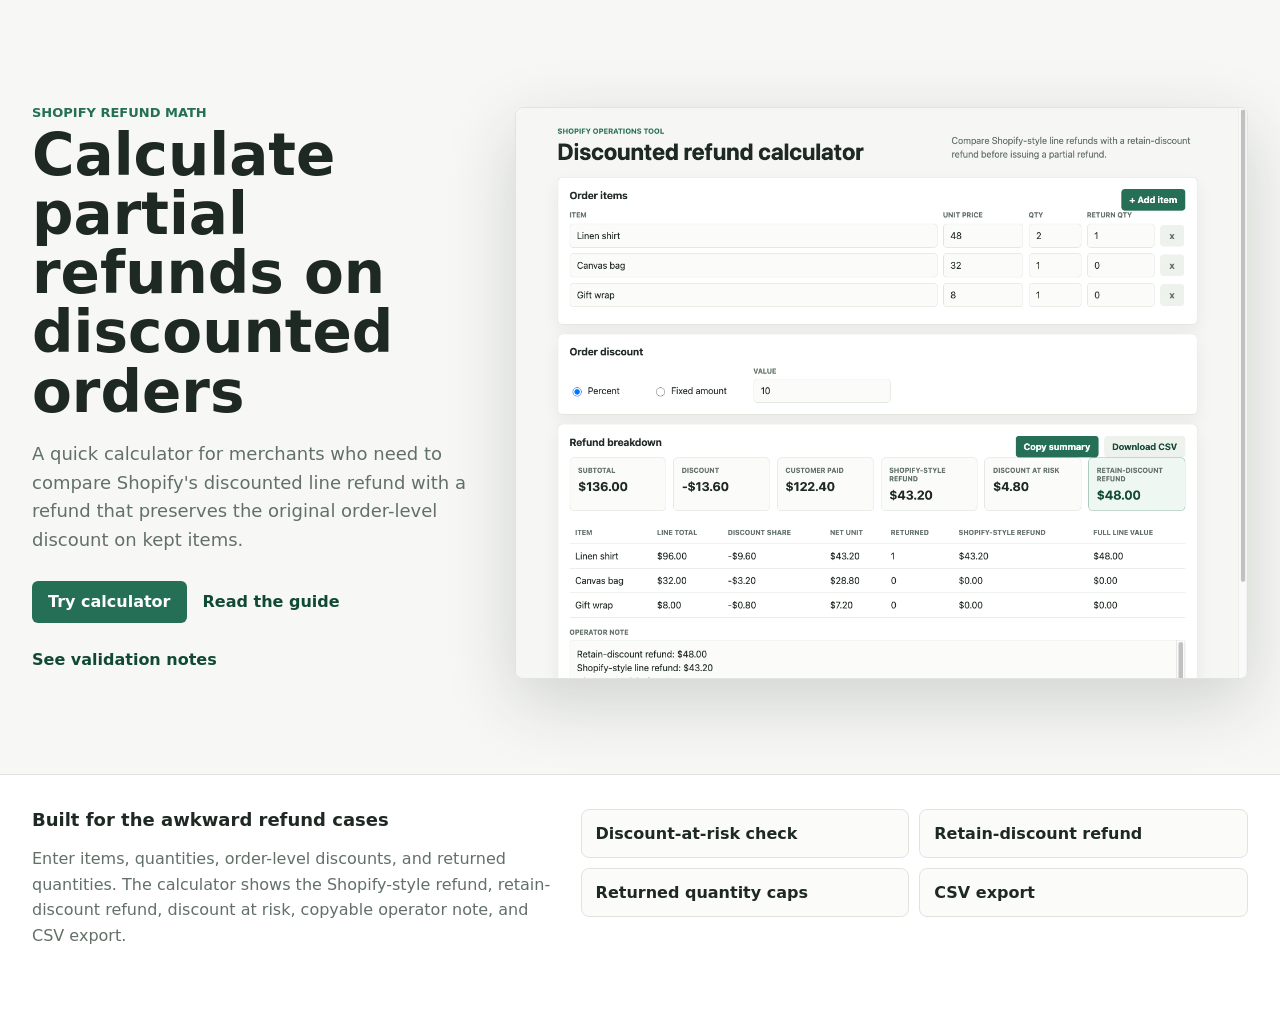
<file: index.html>
<!doctype html>
<html lang="en">
  <head>
    <meta charset="utf-8" />
    <meta name="viewport" content="width=device-width, initial-scale=1" />
    <title>Discounted Refund Calculator for Shopify</title>
    <link rel="stylesheet" href="styles.css" />
  </head>
  <body class="landing">
    <main>
      <section class="landing-hero">
        <div class="landing-copy">
          <p class="eyebrow">Shopify refund math</p>
          <h1>Calculate partial refunds on discounted orders</h1>
          <p>
            A quick calculator for merchants who need to compare Shopify's
            discounted line refund with a refund that preserves the original
            order-level discount on kept items.
          </p>
          <div class="hero-actions">
            <a class="button-link" href="index.html">Try calculator</a>
            <a class="text-link" href="guide-shopify-partial-refund-discount.html">Read the guide</a>
            <a class="text-link" href="validation-research.md">See validation notes</a>
          </div>
        </div>
        <img
          class="product-shot"
          src="assets/app-screenshot.png"
          alt="Screenshot of the refund calculator interface"
        />
      </section>

      <section class="landing-band">
        <div>
          <h2>Built for the awkward refund cases</h2>
          <p>
            Enter items, quantities, order-level discounts, and returned
            quantities. The calculator shows the Shopify-style refund,
            retain-discount refund, discount at risk, copyable operator note,
            and CSV export.
          </p>
        </div>
        <div class="feature-list">
          <span>Discount-at-risk check</span>
          <span>Retain-discount refund</span>
          <span>Returned quantity caps</span>
          <span>CSV export</span>
        </div>
      </section>
    </main>
  </body>
</html>
</file>
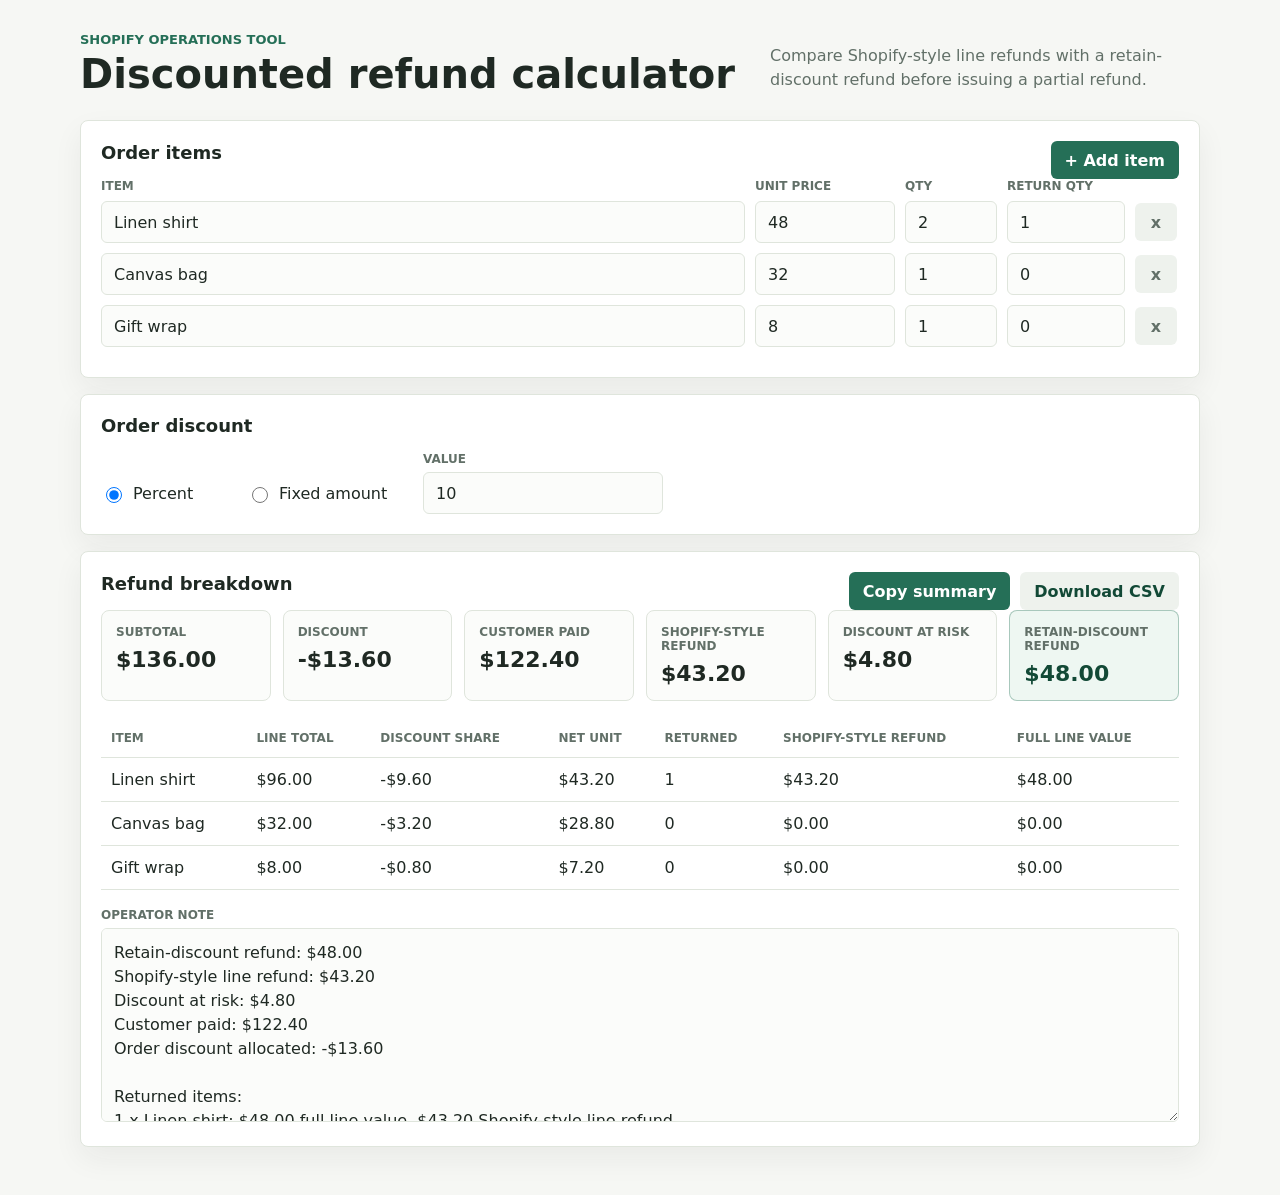
<file: calculator.html>
<!doctype html>
<html lang="en">
  <head>
    <meta charset="utf-8" />
    <meta name="viewport" content="width=device-width, initial-scale=1" />
    <title>Discounted Refund Calculator</title>
    <link rel="stylesheet" href="styles.css" />
  </head>
  <body>
    <main class="shell">
      <section class="workspace">
        <header class="topbar">
          <div>
            <p class="eyebrow">Shopify operations tool</p>
            <h1>Discounted refund calculator</h1>
          </div>
          <p class="summary">
            Compare Shopify-style line refunds with a retain-discount refund before issuing a partial refund.
          </p>
        </header>

        <section class="panel">
          <div class="panel-head">
            <h2>Order items</h2>
            <button id="addItem" type="button">+ Add item</button>
          </div>
          <div class="table item-grid labels" aria-hidden="true">
            <span>Item</span>
            <span>Unit price</span>
            <span>Qty</span>
            <span>Return qty</span>
            <span></span>
          </div>
          <div id="items" class="items"></div>
        </section>

        <section class="panel controls">
          <h2>Order discount</h2>
          <div class="discount-row">
            <label class="choice">
              <input type="radio" name="discountType" value="percent" checked />
              Percent
            </label>
            <label class="choice">
              <input type="radio" name="discountType" value="fixed" />
              Fixed amount
            </label>
            <label>
              <span>Value</span>
              <input id="discountValue" type="number" min="0" step="0.01" value="10" />
            </label>
          </div>
        </section>

        <section class="panel">
          <div class="panel-head">
            <h2>Refund breakdown</h2>
            <div class="action-row">
              <button id="copySummary" type="button">Copy summary</button>
              <button id="downloadCsv" class="secondary" type="button">Download CSV</button>
            </div>
          </div>
          <div class="result-grid">
            <div>
              <span>Subtotal</span>
              <strong id="subtotal">$0.00</strong>
            </div>
            <div>
              <span>Discount</span>
              <strong id="discount">-$0.00</strong>
            </div>
            <div>
              <span>Customer paid</span>
              <strong id="paid">$0.00</strong>
            </div>
            <div>
              <span>Shopify-style refund</span>
              <strong id="shopifyRefund">$0.00</strong>
            </div>
            <div>
              <span>Discount at risk</span>
              <strong id="discountAtRisk">$0.00</strong>
            </div>
            <div class="refund-total">
              <span>Retain-discount refund</span>
              <strong id="refund">$0.00</strong>
            </div>
          </div>
          <div class="breakdown-wrap">
            <table>
              <thead>
                <tr>
                  <th>Item</th>
                  <th>Line total</th>
                  <th>Discount share</th>
                  <th>Net unit</th>
                  <th>Returned</th>
                  <th>Shopify-style refund</th>
                  <th>Full line value</th>
                </tr>
              </thead>
              <tbody id="breakdown"></tbody>
            </table>
          </div>
          <label class="copy-box">
            <span>Operator note</span>
            <textarea id="copyText" rows="7" readonly></textarea>
          </label>
        </section>
      </section>
    </main>

    <template id="itemTemplate">
      <div class="item-grid row" data-item-row>
        <input data-name type="text" placeholder="Product name" />
        <input data-price type="number" min="0" step="0.01" placeholder="0.00" />
        <input data-quantity type="number" min="1" step="1" />
        <input data-return-quantity type="number" min="0" step="1" />
        <button data-remove type="button" aria-label="Remove item">x</button>
      </div>
    </template>

    <script src="app.js"></script>
  </body>
</html>
</file>
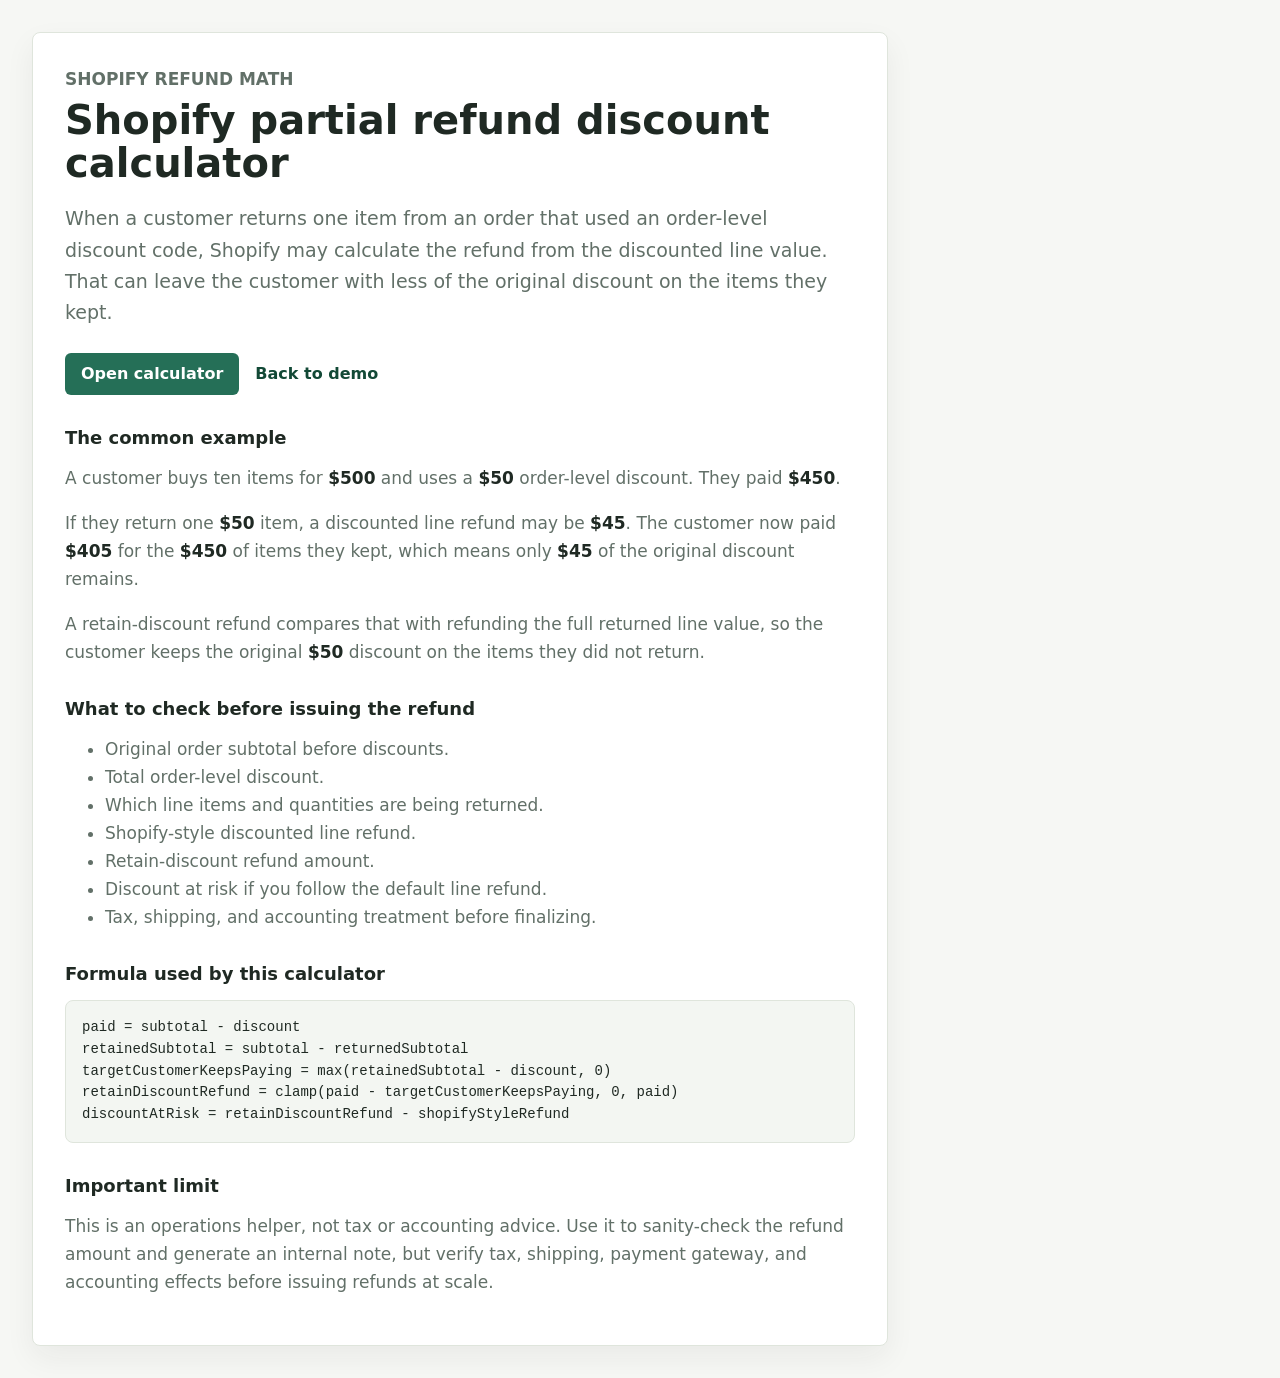
<file: guide-shopify-partial-refund-discount.html>
<!doctype html>
<html lang="en">
  <head>
    <meta charset="utf-8" />
    <meta name="viewport" content="width=device-width, initial-scale=1" />
    <title>Shopify partial refund discount calculator</title>
    <meta
      name="description"
      content="How to check Shopify partial refunds when an order-level discount is at risk after a customer returns only part of an order."
    />
    <link rel="stylesheet" href="styles.css" />
  </head>
  <body>
    <main class="shell article-shell">
      <article class="article">
        <p class="eyebrow">Shopify refund math</p>
        <h1>Shopify partial refund discount calculator</h1>
        <p class="lead">
          When a customer returns one item from an order that used an order-level
          discount code, Shopify may calculate the refund from the discounted
          line value. That can leave the customer with less of the original
          discount on the items they kept.
        </p>

        <div class="article-actions">
          <a class="button-link" href="calculator.html">Open calculator</a>
          <a class="text-link" href="index.html">Back to demo</a>
        </div>

        <section>
          <h2>The common example</h2>
          <p>
            A customer buys ten items for <strong>$500</strong> and uses a
            <strong>$50</strong> order-level discount. They paid
            <strong>$450</strong>.
          </p>
          <p>
            If they return one <strong>$50</strong> item, a discounted line
            refund may be <strong>$45</strong>. The customer now paid
            <strong>$405</strong> for the <strong>$450</strong> of items they
            kept, which means only <strong>$45</strong> of the original
            discount remains.
          </p>
          <p>
            A retain-discount refund compares that with refunding the full
            returned line value, so the customer keeps the original
            <strong>$50</strong> discount on the items they did not return.
          </p>
        </section>

        <section>
          <h2>What to check before issuing the refund</h2>
          <ul>
            <li>Original order subtotal before discounts.</li>
            <li>Total order-level discount.</li>
            <li>Which line items and quantities are being returned.</li>
            <li>Shopify-style discounted line refund.</li>
            <li>Retain-discount refund amount.</li>
            <li>Discount at risk if you follow the default line refund.</li>
            <li>Tax, shipping, and accounting treatment before finalizing.</li>
          </ul>
        </section>

        <section>
          <h2>Formula used by this calculator</h2>
          <pre><code>paid = subtotal - discount
retainedSubtotal = subtotal - returnedSubtotal
targetCustomerKeepsPaying = max(retainedSubtotal - discount, 0)
retainDiscountRefund = clamp(paid - targetCustomerKeepsPaying, 0, paid)
discountAtRisk = retainDiscountRefund - shopifyStyleRefund</code></pre>
        </section>

        <section>
          <h2>Important limit</h2>
          <p>
            This is an operations helper, not tax or accounting advice. Use it
            to sanity-check the refund amount and generate an internal note, but
            verify tax, shipping, payment gateway, and accounting effects before
            issuing refunds at scale.
          </p>
        </section>
      </article>
    </main>
  </body>
</html>
</file>
<file: styles.css>
:root {
  color-scheme: light;
  --bg: #f6f7f4;
  --panel: #ffffff;
  --ink: #1f2923;
  --muted: #627068;
  --line: #dfe5dc;
  --accent: #256f57;
  --accent-strong: #124936;
  --warn: #b55f24;
}

* {
  box-sizing: border-box;
}

body {
  margin: 0;
  background: var(--bg);
  color: var(--ink);
  font-family:
    Inter, ui-sans-serif, system-ui, -apple-system, BlinkMacSystemFont, "Segoe UI",
    sans-serif;
}

body.landing {
  background: #f7f8f5;
}

button,
input,
textarea {
  font: inherit;
}

.shell {
  min-height: 100vh;
  padding: 32px;
}

.workspace {
  max-width: 1120px;
  margin: 0 auto;
}

.topbar {
  display: flex;
  justify-content: space-between;
  gap: 24px;
  align-items: end;
  margin-bottom: 24px;
}

.eyebrow {
  margin: 0 0 6px;
  color: var(--accent);
  font-size: 13px;
  font-weight: 700;
  text-transform: uppercase;
}

h1,
h2,
p {
  margin-top: 0;
}

h1 {
  margin-bottom: 0;
  font-size: 40px;
  line-height: 1.08;
  letter-spacing: 0;
}

h2 {
  margin-bottom: 16px;
  font-size: 18px;
  letter-spacing: 0;
}

.summary {
  max-width: 430px;
  margin-bottom: 4px;
  color: var(--muted);
  line-height: 1.5;
}

.panel {
  background: var(--panel);
  border: 1px solid var(--line);
  border-radius: 8px;
  padding: 20px;
  margin-bottom: 16px;
  box-shadow: 0 12px 30px rgba(31, 41, 35, 0.06);
}

.panel-head {
  display: flex;
  align-items: center;
  justify-content: space-between;
  gap: 16px;
}

button {
  min-height: 38px;
  border: 0;
  border-radius: 6px;
  padding: 0 14px;
  background: var(--accent);
  color: white;
  cursor: pointer;
  font-weight: 700;
}

button:hover {
  background: var(--accent-strong);
}

.button-link,
.text-link {
  min-height: 42px;
  display: inline-flex;
  align-items: center;
  justify-content: center;
  border-radius: 6px;
  font-weight: 700;
  text-decoration: none;
}

.button-link {
  padding: 0 16px;
  background: var(--accent);
  color: white;
}

.button-link:hover {
  background: var(--accent-strong);
}

.text-link {
  color: var(--accent-strong);
}

.landing-hero {
  min-height: 86vh;
  display: grid;
  grid-template-columns: minmax(320px, 0.76fr) minmax(420px, 1.24fr);
  gap: 34px;
  align-items: center;
  padding: 40px 32px 28px;
  overflow: hidden;
}

.landing-copy {
  max-width: 560px;
  margin-left: auto;
}

.landing-copy h1 {
  max-width: 680px;
  margin-bottom: 18px;
  font-size: 58px;
  line-height: 1.02;
}

.landing-copy p:not(.eyebrow) {
  color: var(--muted);
  font-size: 18px;
  line-height: 1.6;
}

.hero-actions {
  display: flex;
  flex-wrap: wrap;
  gap: 16px;
  align-items: center;
  margin-top: 26px;
}

.product-shot {
  width: min(980px, 100%);
  border: 1px solid var(--line);
  border-radius: 8px;
  box-shadow: 0 22px 70px rgba(31, 41, 35, 0.18);
}

.landing-band {
  display: grid;
  grid-template-columns: minmax(260px, 0.78fr) minmax(320px, 1fr);
  gap: 28px;
  align-items: start;
  padding: 34px 32px 48px;
  border-top: 1px solid var(--line);
  background: white;
}

.landing-band > div {
  max-width: 760px;
}

.landing-band p {
  color: var(--muted);
  line-height: 1.6;
}

.article-shell {
  max-width: 920px;
}

.article {
  background: white;
  border: 1px solid var(--line);
  border-radius: 8px;
  padding: 32px;
  box-shadow: 0 12px 30px rgba(31, 41, 35, 0.06);
}

.article h1 {
  margin-bottom: 18px;
}

.article h2 {
  margin-top: 32px;
}

.article p,
.article li {
  color: var(--muted);
  font-size: 17px;
  line-height: 1.65;
}

.article strong {
  color: var(--ink);
}

.article-actions {
  display: flex;
  flex-wrap: wrap;
  gap: 16px;
  align-items: center;
  margin: 24px 0 10px;
}

.lead {
  max-width: 780px;
  font-size: 19px !important;
}

pre {
  overflow-x: auto;
  border: 1px solid var(--line);
  border-radius: 8px;
  padding: 16px;
  background: #f3f6f2;
}

code {
  color: var(--ink);
  font-family: "SFMono-Regular", Consolas, "Liberation Mono", monospace;
  font-size: 14px;
  line-height: 1.55;
}

.feature-list {
  display: grid;
  grid-template-columns: repeat(2, minmax(0, 1fr));
  gap: 10px;
}

.feature-list span {
  border: 1px solid var(--line);
  border-radius: 8px;
  padding: 14px;
  background: #fbfcfa;
  font-weight: 700;
}

button.secondary {
  background: #eef2ed;
  color: var(--accent-strong);
}

button.secondary:hover {
  background: #dfe5dc;
}

.action-row {
  display: flex;
  flex-wrap: wrap;
  gap: 10px;
}

.item-grid {
  display: grid;
  grid-template-columns: minmax(190px, 1fr) 140px 92px 118px 44px;
  gap: 10px;
  align-items: center;
}

.labels {
  margin-bottom: 8px;
  color: var(--muted);
  font-size: 12px;
  font-weight: 700;
  text-transform: uppercase;
}

.row {
  margin-bottom: 10px;
}

input,
textarea {
  width: 100%;
  border: 1px solid var(--line);
  border-radius: 6px;
  color: var(--ink);
  background: #fbfcfa;
}

input {
  min-height: 42px;
  padding: 0 12px;
}

textarea {
  min-height: 132px;
  padding: 12px;
  line-height: 1.5;
  resize: vertical;
}

.row button {
  width: 42px;
  padding: 0;
  background: #eef2ed;
  color: var(--muted);
}

.row button:hover {
  background: #dfe5dc;
  color: var(--ink);
}

.discount-row {
  display: grid;
  grid-template-columns: 130px 160px minmax(180px, 240px);
  gap: 16px;
  align-items: end;
}

.choice {
  min-height: 42px;
  display: flex;
  align-items: center;
  gap: 8px;
}

.choice input {
  width: 16px;
  min-height: 16px;
}

label span {
  display: block;
  margin-bottom: 6px;
  color: var(--muted);
  font-size: 12px;
  font-weight: 700;
  text-transform: uppercase;
}

.result-grid {
  display: grid;
  grid-template-columns: repeat(6, minmax(0, 1fr));
  gap: 12px;
  margin-bottom: 18px;
}

.result-grid div {
  border: 1px solid var(--line);
  border-radius: 8px;
  padding: 14px;
  background: #fbfcfa;
}

.result-grid span {
  display: block;
  margin-bottom: 8px;
  color: var(--muted);
  font-size: 12px;
  font-weight: 700;
  text-transform: uppercase;
}

.result-grid strong {
  display: block;
  font-size: 22px;
}

.refund-total {
  border-color: rgba(37, 111, 87, 0.35) !important;
  background: #eef7f2 !important;
}

.refund-total strong {
  color: var(--accent-strong);
}

.breakdown-wrap {
  overflow-x: auto;
}

table {
  width: 100%;
  min-width: 860px;
  border-collapse: collapse;
}

th,
td {
  border-bottom: 1px solid var(--line);
  padding: 12px 10px;
  text-align: left;
  white-space: nowrap;
}

th {
  color: var(--muted);
  font-size: 12px;
  text-transform: uppercase;
}

.copy-box {
  display: block;
  margin-top: 18px;
}

@media (max-width: 760px) {
  .shell {
    padding: 18px;
  }

  .topbar,
  .panel-head {
    align-items: start;
    flex-direction: column;
  }

  h1 {
    font-size: 30px;
  }

  .item-grid,
  .discount-row {
    grid-template-columns: 1fr;
  }

  .result-grid {
    grid-template-columns: repeat(2, minmax(0, 1fr));
  }

  .labels {
    display: none;
  }

  .row {
    border: 1px solid var(--line);
    border-radius: 8px;
    padding: 12px;
  }

  .landing-hero,
  .landing-band,
  .feature-list {
    grid-template-columns: 1fr;
  }

  .article {
    padding: 22px;
  }

  .landing-hero {
    min-height: auto;
    padding: 28px 18px;
  }

  .landing-copy {
    margin-left: 0;
  }

  .landing-copy h1 {
    font-size: 34px;
  }
}
</file>
